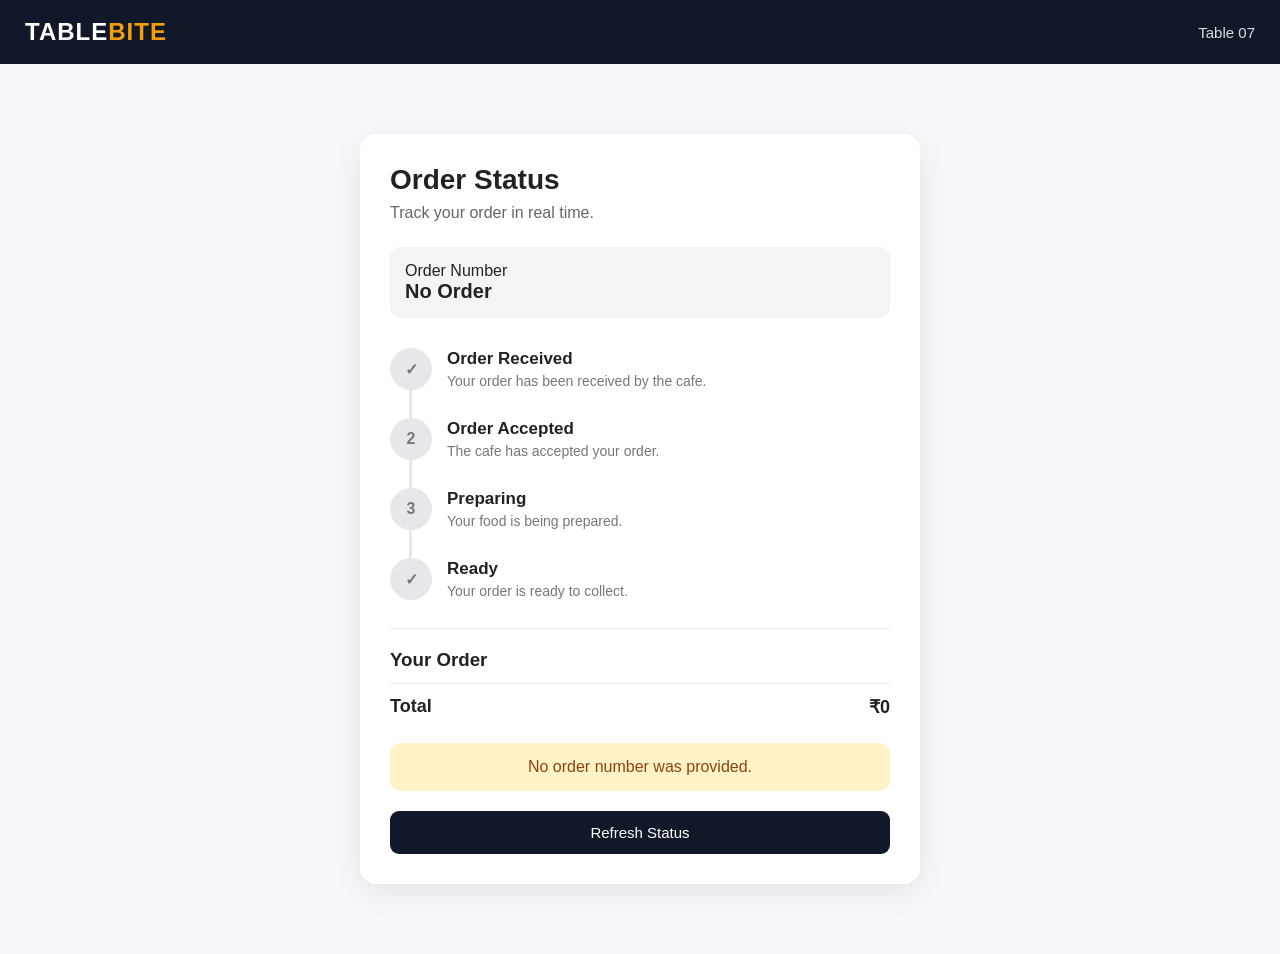
<file: order-status.html>
<!DOCTYPE html>
<html lang="en">
<head>
    <meta charset="UTF-8">
    <meta name="viewport" content="width=device-width, initial-scale=1.0">

    <title>TABLEBITE - Order Status</title>

    <style>
        * {
            box-sizing: border-box;
            margin: 0;
            padding: 0;
            font-family: Arial, sans-serif;
        }

        body {
            background: #f5f7fa;
            color: #222;
            min-height: 100vh;
        }

        .header {
            background: #111827;
            color: white;
            padding: 18px 25px;
            display: flex;
            justify-content: space-between;
            align-items: center;
        }

        .logo {
            font-size: 24px;
            font-weight: bold;
            letter-spacing: 1px;
        }

        .logo span {
            color: #f59e0b;
        }

        .table {
            font-size: 15px;
            color: #ddd;
        }

        .container {
            max-width: 600px;
            margin: 50px auto;
            padding: 20px;
        }

        .card {
            background: white;
            border-radius: 16px;
            padding: 30px;
            box-shadow: 0 8px 30px rgba(0,0,0,0.08);
        }

        h1 {
            font-size: 28px;
            margin-bottom: 8px;
        }

        .subtitle {
            color: #666;
            margin-bottom: 25px;
        }

        .order-number {
            background: #f3f4f6;
            padding: 15px;
            border-radius: 10px;
            margin-bottom: 30px;
        }

        .order-number strong {
            font-size: 20px;
        }

        .status-list {
            position: relative;
            margin-top: 20px;
        }

        .status {
            display: flex;
            align-items: center;
            gap: 15px;
            margin-bottom: 28px;
            position: relative;
        }

        .circle {
            width: 42px;
            height: 42px;
            border-radius: 50%;
            background: #e5e7eb;
            display: flex;
            align-items: center;
            justify-content: center;
            font-weight: bold;
            color: #777;
            z-index: 2;
        }

        .status.active .circle {
            background: #16a34a;
            color: white;
        }

        .status.current .circle {
            background: #f59e0b;
            color: white;
        }

        .status-text h3 {
            font-size: 17px;
            margin-bottom: 4px;
        }

        .status-text p {
            color: #777;
            font-size: 14px;
        }

        .line {
            width: 3px;
            height: 28px;
            background: #e5e7eb;
            margin-left: 19px;
            margin-top: -28px;
            margin-bottom: 0;
        }

        .line.active {
            background: #16a34a;
        }

        .items {
            border-top: 1px solid #eee;
            margin-top: 20px;
            padding-top: 20px;
        }

        .items h3 {
            margin-bottom: 12px;
        }

        .item {
            display: flex;
            justify-content: space-between;
            padding: 8px 0;
            color: #555;
        }

        .total {
            display: flex;
            justify-content: space-between;
            font-weight: bold;
            font-size: 18px;
            margin-top: 12px;
            padding-top: 12px;
            border-top: 1px solid #eee;
        }

        .message {
            margin-top: 25px;
            padding: 15px;
            border-radius: 10px;
            background: #fef3c7;
            color: #92400e;
            text-align: center;
            font-weight: 500;
        }

        .refresh {
            margin-top: 20px;
            width: 100%;
            padding: 13px;
            border: none;
            border-radius: 9px;
            background: #111827;
            color: white;
            cursor: pointer;
            font-size: 15px;
        }

        .refresh:hover {
            background: #1f2937;
        }

        @media (max-width: 600px) {
            .container {
                margin: 25px auto;
            }

            .card {
                padding: 22px;
            }
        }
    </style>
</head>

<body>

    <header class="header">

        <div class="logo">
            TABLE<span>BITE</span>
        </div>

        <div class="table" id="tableNumber">
            Table 07
        </div>

    </header>


    <main class="container">

        <div class="card">

            <h1>Order Status</h1>

            <p class="subtitle">
                Track your order in real time.
            </p>


            <div class="order-number">

                <p>Order Number</p>

                <strong id="orderId">
                    Loading...
                </strong>

            </div>


            <div class="status-list">

                <div class="status" id="statusNew">

                    <div class="circle">
                        ✓
                    </div>

                    <div class="status-text">

                        <h3>Order Received</h3>

                        <p>
                            Your order has been received by the cafe.
                        </p>

                    </div>

                </div>


                <div class="line" id="line1"></div>


                <div class="status" id="statusAccepted">

                    <div class="circle">
                        2
                    </div>

                    <div class="status-text">

                        <h3>Order Accepted</h3>

                        <p>
                            The cafe has accepted your order.
                        </p>

                    </div>

                </div>


                <div class="line" id="line2"></div>


                <div class="status" id="statusPreparing">

                    <div class="circle">
                        3
                    </div>

                    <div class="status-text">

                        <h3>Preparing</h3>

                        <p>
                            Your food is being prepared.
                        </p>

                    </div>

                </div>


                <div class="line" id="line3"></div>


                <div class="status" id="statusReady">

                    <div class="circle">
                        ✓
                    </div>

                    <div class="status-text">

                        <h3>Ready</h3>

                        <p>
                            Your order is ready to collect.
                        </p>

                    </div>

                </div>

            </div>


            <div class="items">

                <h3>Your Order</h3>

                <div id="itemsContainer"></div>

                <div class="total">

                    <span>Total</span>

                    <span>
                        ₹<span id="total">0</span>
                    </span>

                </div>

            </div>


            <div class="message" id="statusMessage">
                Checking order status...
            </div>


            <button class="refresh" onclick="loadOrder()">
                Refresh Status
            </button>

        </div>

    </main>


    <script>

        const API_URL =
            "https://tablebite-backend.onrender.com/api/orders";


        const params =
            new URLSearchParams(window.location.search);


        const orderId =
            params.get("order");


        const tableNumber =
            params.get("table") || "07";


        document.getElementById("tableNumber")
            .textContent = "Table " + tableNumber;


        document.getElementById("orderId")
            .textContent = orderId || "No Order";


        async function loadOrder() {

            if (!orderId) {

                document.getElementById("statusMessage")
                    .textContent =
                    "No order number was provided.";

                return;
            }


            try {

                const response =
                    await fetch(API_URL);


                const orders =
                    await response.json();


                const order =
                    orders.find(
                        item => item.id === orderId
                    );


                if (!order) {

                    document.getElementById("statusMessage")
                        .textContent =
                        "Order not found.";

                    return;
                }


                displayOrder(order);


            } catch (error) {

                console.error(error);

                document.getElementById("statusMessage")
                    .textContent =
                    "Unable to connect to TABLEBITE.";

            }

        }


        function displayOrder(order) {

            document.getElementById("orderId")
                .textContent = order.id;


            document.getElementById("total")
                .textContent = order.total;


            const itemsContainer =
                document.getElementById("itemsContainer");


            itemsContainer.innerHTML = "";


            order.items.forEach(item => {

                const div =
                    document.createElement("div");


                div.className = "item";


                div.innerHTML = `

                    <span>
                        ${item.name} × ${item.quantity}
                    </span>

                    <span>
                        ₹${item.price * item.quantity}
                    </span>

                `;


                itemsContainer.appendChild(div);

            });


            updateStatus(order.status);

        }


        function updateStatus(status) {

            const statuses = [
                "NEW",
                "ACCEPTED",
                "PREPARING",
                "READY"
            ];


            const currentIndex =
                statuses.indexOf(status);


            const elements = [

                document.getElementById("statusNew"),
                document.getElementById("statusAccepted"),
                document.getElementById("statusPreparing"),
                document.getElementById("statusReady")

            ];


            const lines = [

                document.getElementById("line1"),
                document.getElementById("line2"),
                document.getElementById("line3")

            ];


            elements.forEach(
                element =>
                    element.classList.remove(
                        "active",
                        "current"
                    )
            );


            lines.forEach(
                line =>
                    line.classList.remove("active")
            );


            elements.forEach(
                (element, index) => {

                    if (index < currentIndex) {

                        element.classList.add("active");

                    }

                    if (index === currentIndex) {

                        element.classList.add("current");

                    }

                }
            );


            lines.forEach(
                (line, index) => {

                    if (index < currentIndex) {

                        line.classList.add("active");

                    }

                }
            );


            const message =
                document.getElementById("statusMessage");


            if (status === "NEW") {

                message.textContent =
                    "Your order has been received.";

            }

            if (status === "ACCEPTED") {

                message.textContent =
                    "The cafe has accepted your order.";

            }

            if (status === "PREPARING") {

                message.textContent =
                    "Your food is being prepared.";

            }

            if (status === "READY") {

                message.textContent =
                    "🎉 Your order is ready to collect!";

            }

        }


        loadOrder();


        setInterval(
            loadOrder,
            5000
        );

    </script>

</body>
</html>
</file>
